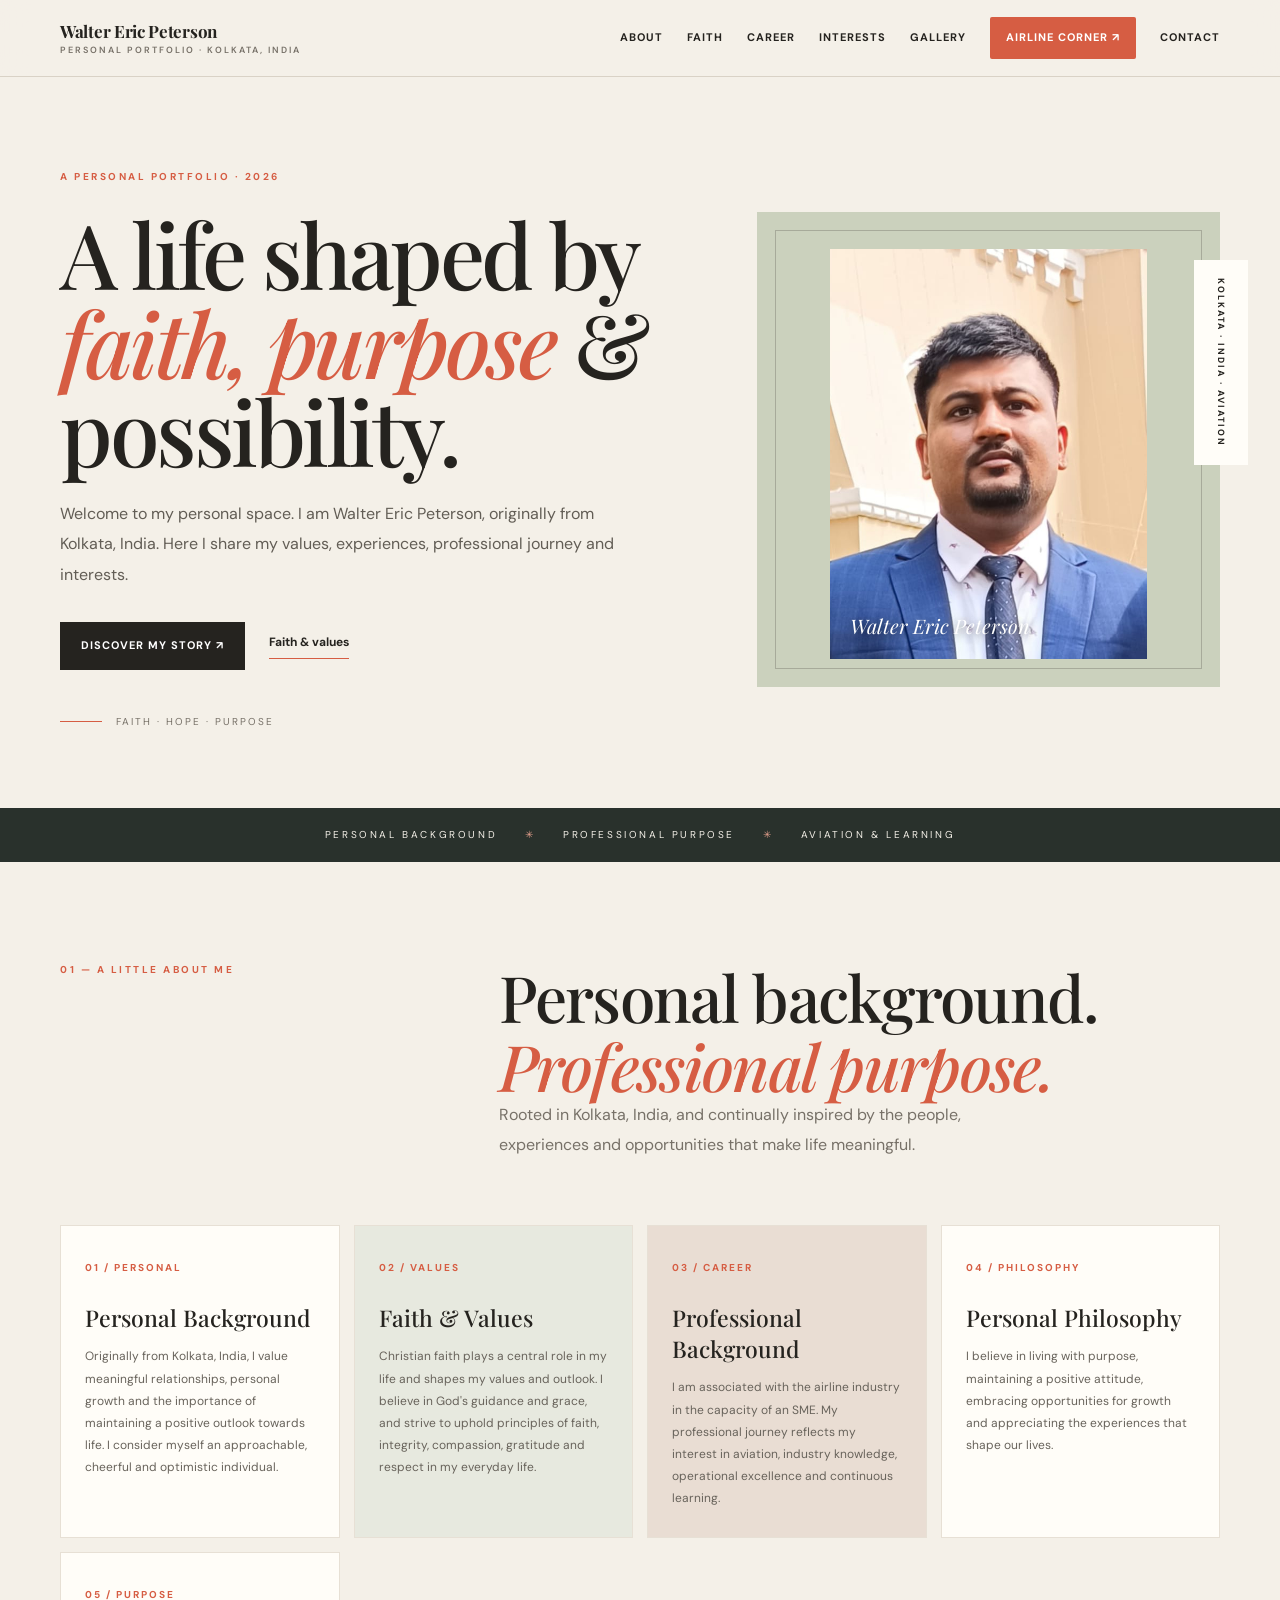
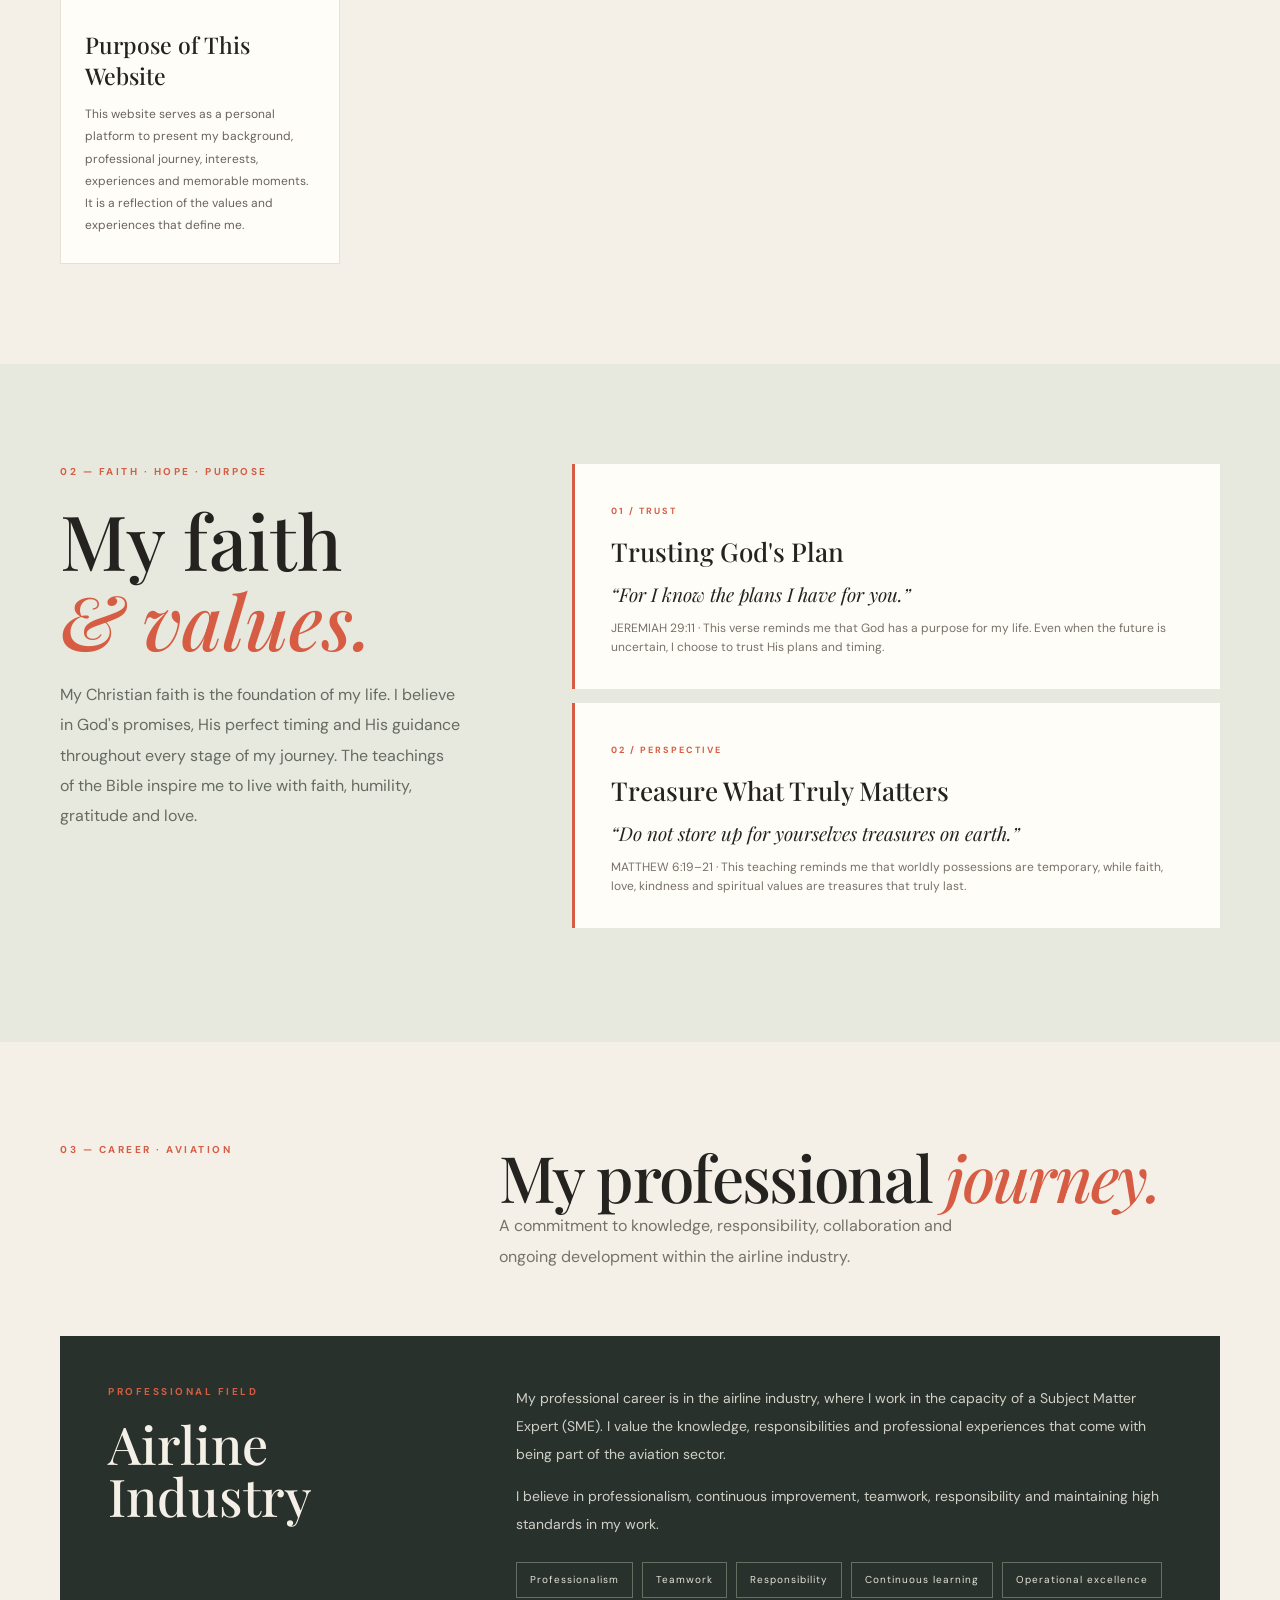
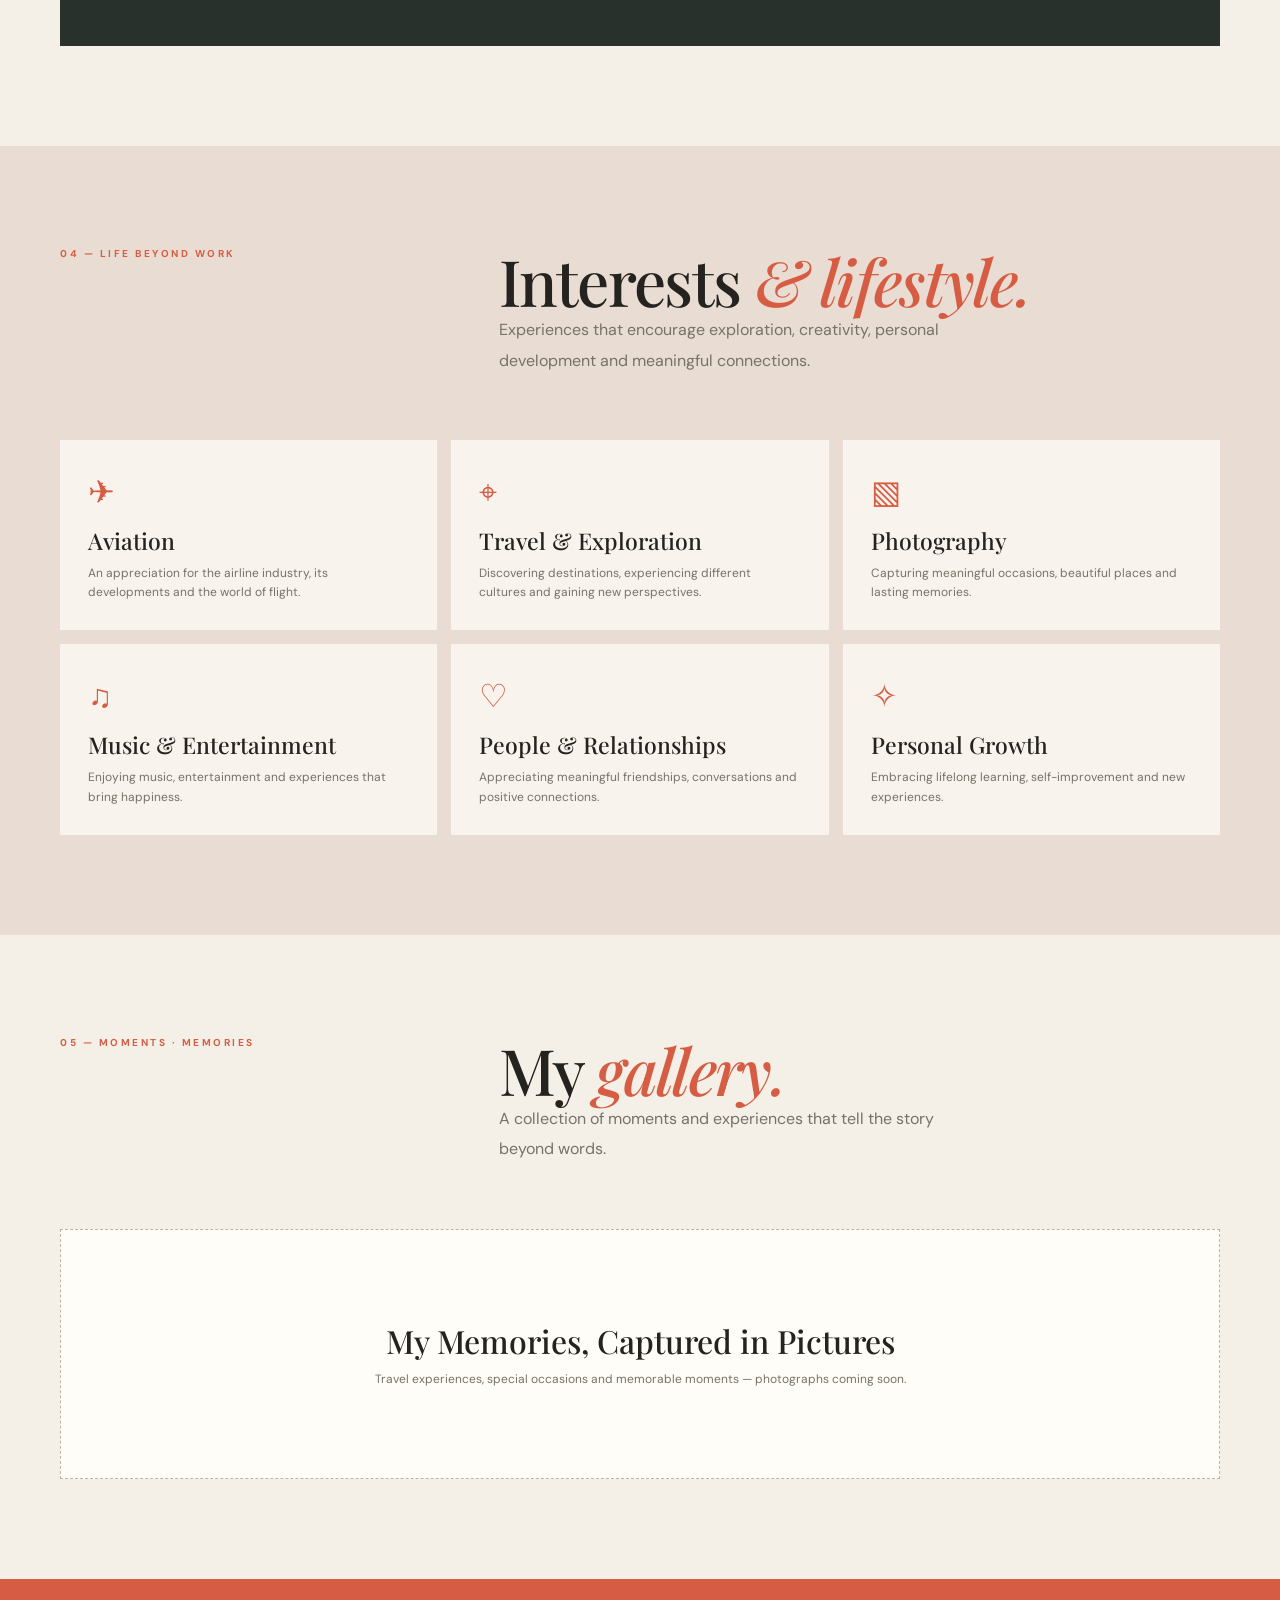
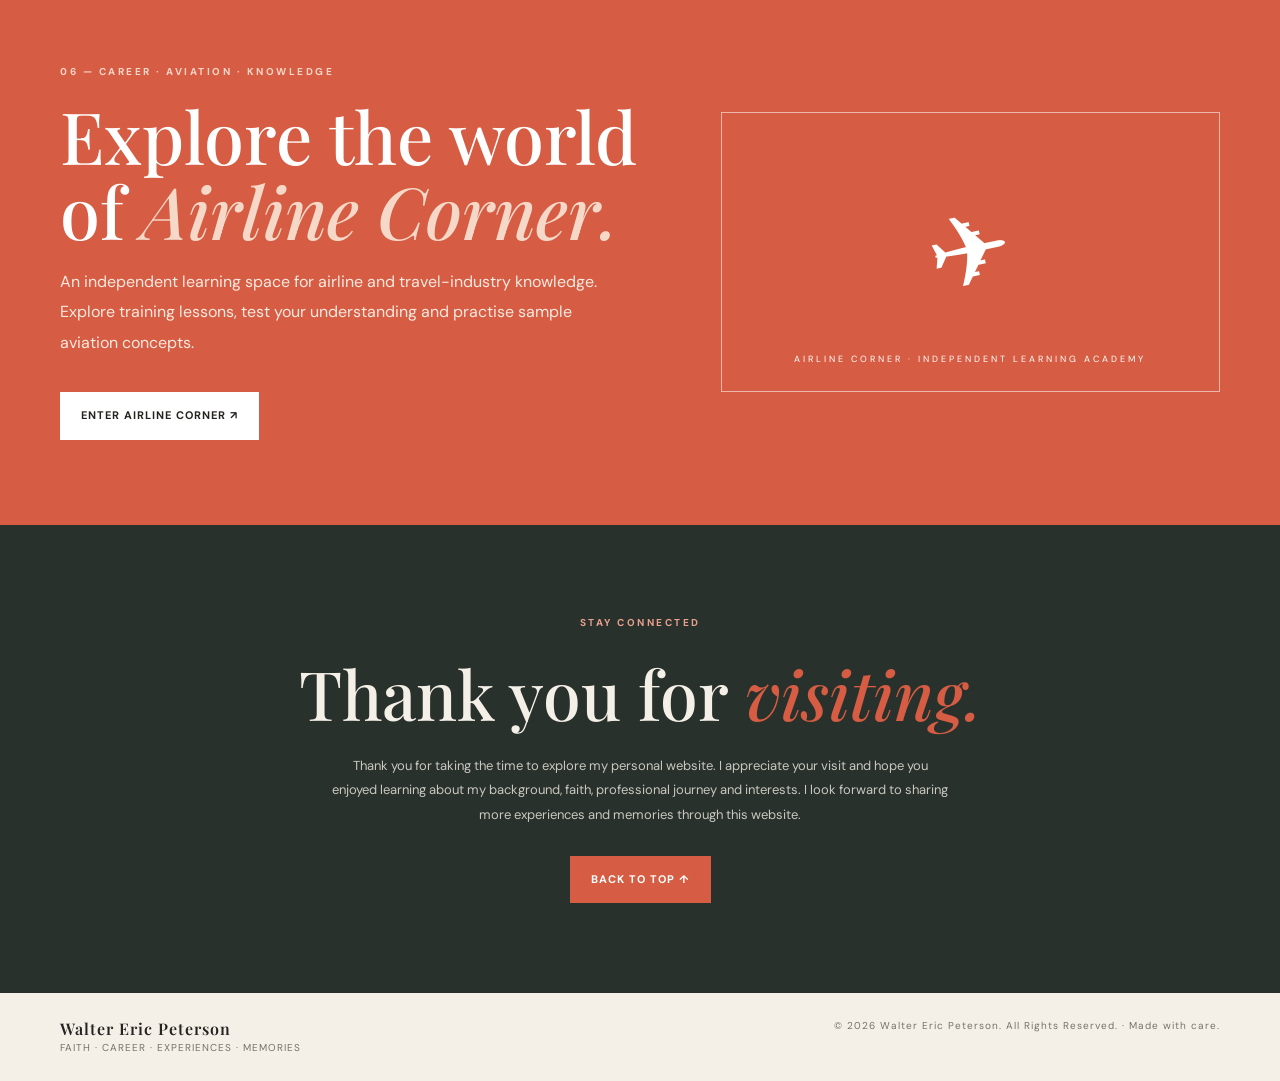
<file: index.html>
<!DOCTYPE html>
<html lang="en">
<head>
<meta charset="UTF-8">
<meta name="viewport" content="width=device-width, initial-scale=1.0">
<meta name="description" content="Walter Eric Peterson — personal portfolio, faith, career, interests and Airline Corner.">
<title>Walter Eric Peterson | Personal Portfolio</title>
<link rel="preconnect" href="https://fonts.googleapis.com">
<link rel="preconnect" href="https://fonts.gstatic.com" crossorigin>
<link href="https://fonts.googleapis.com/css2?family=DM+Sans:wght@400;500;600;700&family=Playfair+Display:ital,wght@0,500;0,600;0,700;1,500;1,600&display=swap" rel="stylesheet">
<link rel="stylesheet" href="style.css">
</head>
<body>

<header class="topbar">
  <div class="wrap nav">
    <a class="brand" href="#home">
      Walter Eric Peterson
      <small>PERSONAL PORTFOLIO · KOLKATA, INDIA</small>
    </a>
    <button class="menu-toggle" id="menuToggle" aria-label="Toggle navigation" aria-expanded="false">☰</button>
    <nav class="links" id="mainNav">
      <a href="#about">About</a>
      <a href="#faith">Faith</a>
      <a href="#career">Career</a>
      <a href="#interests">Interests</a>
      <a href="#gallery">Gallery</a>
      <a class="pill" href="#airline">Airline Corner ↗</a>
      <a href="#contact">Contact</a>
    </nav>
  </div>
</header>

<main id="home">

<section class="hero">
  <div class="wrap hero-grid">
    <div>
      <div class="eyebrow">A PERSONAL PORTFOLIO · 2026</div>
      <h1>A life shaped by <em>faith, purpose</em> & possibility.</h1>
      <p class="intro">
        Welcome to my personal space. I am Walter Eric Peterson,
        originally from Kolkata, India. Here I share my values,
        experiences, professional journey and interests.
      </p>
      <div class="actions">
        <a class="btn" href="#about">Discover my story ↗</a>
        <a class="underlink" href="#faith">Faith & values</a>
      </div>
      <div class="hero-foot">Faith · Hope · Purpose</div>
    </div>

    <div class="hero-art">
      <div class="portrait">
        <img class="portrait-photo" src="walter.png.jpg" alt="Walter Eric Peterson">
        <div class="portrait-label">Walter Eric Peterson</div>
      </div>
      <div class="art-note">KOLKATA · INDIA · AVIATION</div>
    </div>
  </div>
</section>

<div class="ticker">
  PERSONAL BACKGROUND <span>✳</span>
  PROFESSIONAL PURPOSE <span>✳</span>
  AVIATION & LEARNING
</div>

<section class="section" id="about">
  <div class="wrap">
    <div class="section-head">
      <div class="eyebrow">01 — A LITTLE ABOUT ME</div>
      <div>
        <h2>Personal background.<br><em>Professional purpose.</em></h2>
        <p>Rooted in Kolkata, India, and continually inspired by the people, experiences and opportunities that make life meaningful.</p>
      </div>
    </div>

    <div class="about-grid">
      <article class="tile">
        <span class="num">01 / PERSONAL</span>
        <h3>Personal Background</h3>
        <p>Originally from Kolkata, India, I value meaningful relationships, personal growth and the importance of maintaining a positive outlook towards life. I consider myself an approachable, cheerful and optimistic individual.</p>
      </article>

      <article class="tile">
        <span class="num">02 / VALUES</span>
        <h3>Faith & Values</h3>
        <p>Christian faith plays a central role in my life and shapes my values and outlook. I believe in God's guidance and grace, and strive to uphold principles of faith, integrity, compassion, gratitude and respect in my everyday life.</p>
      </article>

      <article class="tile">
        <span class="num">03 / CAREER</span>
        <h3>Professional Background</h3>
        <p>I am associated with the airline industry in the capacity of an SME. My professional journey reflects my interest in aviation, industry knowledge, operational excellence and continuous learning.</p>
      </article>

      <article class="tile">
        <span class="num">04 / PHILOSOPHY</span>
        <h3>Personal Philosophy</h3>
        <p>I believe in living with purpose, maintaining a positive attitude, embracing opportunities for growth and appreciating the experiences that shape our lives.</p>
      </article>

      <article class="tile">
        <span class="num">05 / PURPOSE</span>
        <h3>Purpose of This Website</h3>
        <p>This website serves as a personal platform to present my background, professional journey, interests, experiences and memorable moments. It is a reflection of the values and experiences that define me.</p>
      </article>
    </div>
  </div>
</section>

<section class="section faith" id="faith">
  <div class="wrap faith-grid">
    <div>
      <div class="eyebrow">02 — FAITH · HOPE · PURPOSE</div>
      <h2>My faith<br><em>& values.</em></h2>
      <p class="faith-intro">
        My Christian faith is the foundation of my life. I believe in God's promises, His perfect timing and His guidance throughout every stage of my journey. The teachings of the Bible inspire me to live with faith, humility, gratitude and love.
      </p>
    </div>

    <div>
      <article class="verse">
        <small>01 / TRUST</small>
        <h3>Trusting God's Plan</h3>
        <blockquote>“For I know the plans I have for you.”</blockquote>
        <p>JEREMIAH 29:11 · This verse reminds me that God has a purpose for my life. Even when the future is uncertain, I choose to trust His plans and timing.</p>
      </article>

      <article class="verse">
        <small>02 / PERSPECTIVE</small>
        <h3>Treasure What Truly Matters</h3>
        <blockquote>“Do not store up for yourselves treasures on earth.”</blockquote>
        <p>MATTHEW 6:19–21 · This teaching reminds me that worldly possessions are temporary, while faith, love, kindness and spiritual values are treasures that truly last.</p>
      </article>
    </div>
  </div>
</section>

<section class="section" id="career">
  <div class="wrap">
    <div class="section-head">
      <div class="eyebrow">03 — CAREER · AVIATION</div>
      <div>
        <h2>My professional <em>journey.</em></h2>
        <p>A commitment to knowledge, responsibility, collaboration and ongoing development within the airline industry.</p>
      </div>
    </div>

    <div class="career-panel">
      <div>
        <div class="eyebrow">PROFESSIONAL FIELD</div>
        <h3>Airline<br>Industry</h3>
      </div>

      <div>
        <p>My professional career is in the airline industry, where I work in the capacity of a Subject Matter Expert (SME). I value the knowledge, responsibilities and professional experiences that come with being part of the aviation sector.</p>
        <p>I believe in professionalism, continuous improvement, teamwork, responsibility and maintaining high standards in my work.</p>
        <div class="tags">
          <span>Professionalism</span>
          <span>Teamwork</span>
          <span>Responsibility</span>
          <span>Continuous learning</span>
          <span>Operational excellence</span>
        </div>
      </div>
    </div>
  </div>
</section>

<section class="section interests" id="interests">
  <div class="wrap">
    <div class="section-head">
      <div class="eyebrow">04 — LIFE BEYOND WORK</div>
      <div>
        <h2>Interests <em>& lifestyle.</em></h2>
        <p>Experiences that encourage exploration, creativity, personal development and meaningful connections.</p>
      </div>
    </div>

    <div class="interest-grid">
      <article class="interest">
        <b>✈</b>
        <h3>Aviation</h3>
        <p>An appreciation for the airline industry, its developments and the world of flight.</p>
      </article>

      <article class="interest">
        <b>⌖</b>
        <h3>Travel & Exploration</h3>
        <p>Discovering destinations, experiencing different cultures and gaining new perspectives.</p>
      </article>

      <article class="interest">
        <b>▧</b>
        <h3>Photography</h3>
        <p>Capturing meaningful occasions, beautiful places and lasting memories.</p>
      </article>

      <article class="interest">
        <b>♫</b>
        <h3>Music & Entertainment</h3>
        <p>Enjoying music, entertainment and experiences that bring happiness.</p>
      </article>

      <article class="interest">
        <b>♡</b>
        <h3>People & Relationships</h3>
        <p>Appreciating meaningful friendships, conversations and positive connections.</p>
      </article>

      <article class="interest">
        <b>✧</b>
        <h3>Personal Growth</h3>
        <p>Embracing lifelong learning, self-improvement and new experiences.</p>
      </article>
    </div>
  </div>
</section>

<section class="section" id="gallery">
  <div class="wrap">
    <div class="section-head">
      <div class="eyebrow">05 — MOMENTS · MEMORIES</div>
      <div>
        <h2>My <em>gallery.</em></h2>
        <p>A collection of moments and experiences that tell the story beyond words.</p>
      </div>
    </div>

    <div class="gallery-box">
      <div>
        <h3>My Memories, Captured in Pictures</h3>
        <p>Travel experiences, special occasions and memorable moments — photographs coming soon.</p>
      </div>
    </div>
  </div>
</section>

<section class="academy" id="airline">
  <div class="wrap academy-grid">
    <div>
      <div class="eyebrow" style="color:#f8d6c9">
        06 — CAREER · AVIATION · KNOWLEDGE
      </div>
      <h2>Explore the world of <em>Airline Corner.</em></h2>
      <p>An independent learning space for airline and travel-industry knowledge. Explore training lessons, test your understanding and practise sample aviation concepts.</p>
      <a class="btn" href="airline-corner.html">Enter Airline Corner ↗</a>
    </div>

    <div class="academy-visual">
      <div class="plane">✈</div>
      <small>AIRLINE CORNER · INDEPENDENT LEARNING ACADEMY</small>
    </div>
  </div>
</section>

<section class="contact" id="contact">
  <div class="wrap">
    <div class="eyebrow" style="color:#e9a08d">STAY CONNECTED</div>
    <h2>Thank you for <em>visiting.</em></h2>
    <p>Thank you for taking the time to explore my personal website. I appreciate your visit and hope you enjoyed learning about my background, faith, professional journey and interests. I look forward to sharing more experiences and memories through this website.</p>
    <a class="btn" href="#home">Back to top ↑</a>
  </div>
</section>

</main>

<footer>
  <div class="wrap footer">
    <div>
      <strong>Walter Eric Peterson</strong>
      <div>FAITH · CAREER · EXPERIENCES · MEMORIES</div>
    </div>
    <div>© 2026 Walter Eric Peterson. All Rights Reserved. · Made with care.</div>
  </div>
</footer>

<script src="script.js"></script>
</body>
</html>
</file>
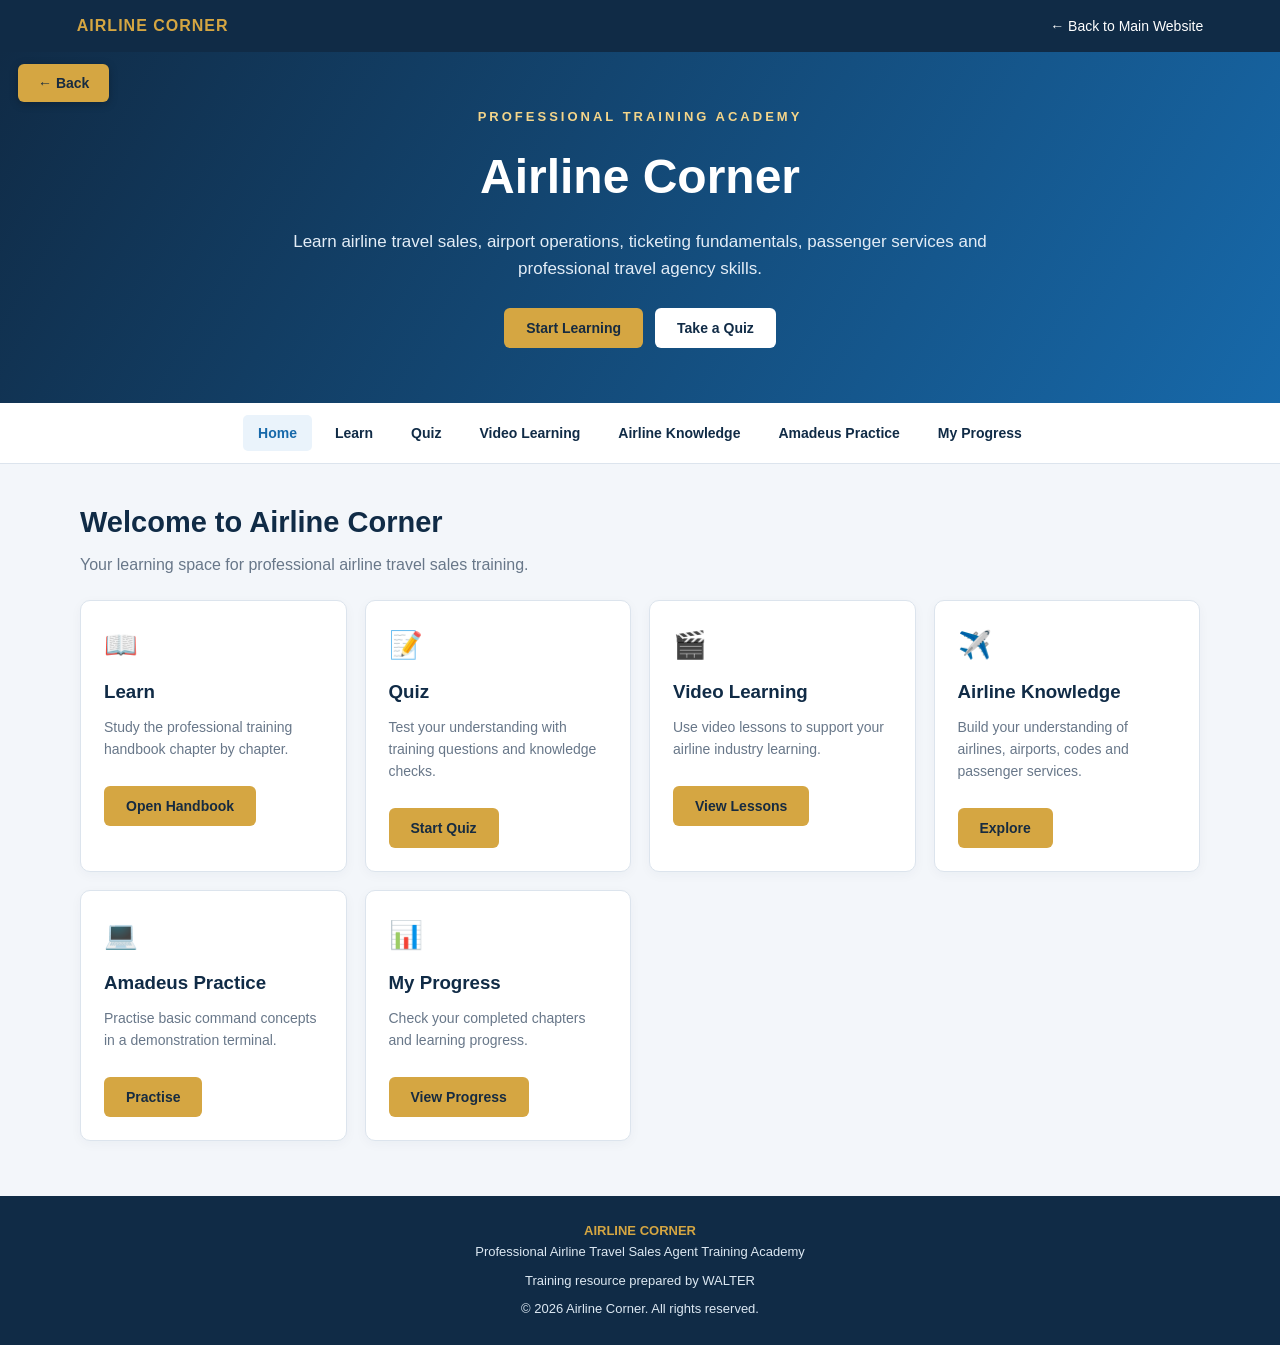
<file: airline-corner.html>
<!DOCTYPE html>
<html lang="en">
<head>
  <meta charset="UTF-8">
  <meta name="viewport" content="width=device-width, initial-scale=1.0">
  <meta name="description" content="Airline Corner - Professional Airline Travel Sales Agent Training Academy">
  <title>Airline Corner | Professional Training Academy</title>

  <style>
    * {
      box-sizing: border-box;
      margin: 0;
      padding: 0;
    }

    :root {
      --navy: #102b46;
      --blue: #1769aa;
      --light-blue: #eaf3fb;
      --gold: #d5a642;
      --text: #253447;
      --muted: #687789;
      --white: #ffffff;
      --background: #f3f6fa;
      --border: #dce4ed;
    }

    body {
      font-family: Arial, Helvetica, sans-serif;
      background: var(--background);
      color: var(--text);
      line-height: 1.6;
    }

    a {
      color: inherit;
      text-decoration: none;
    }

    .topbar {
      background: var(--navy);
      color: white;
      padding: 13px 6%;
      display: flex;
      justify-content: space-between;
      align-items: center;
      flex-wrap: wrap;
      gap: 10px;
    }

    .topbar strong {
      color: var(--gold);
      letter-spacing: 1px;
    }

    .topbar a {
      font-size: 14px;
      color: white;
    }

    .hero {
      background: linear-gradient(120deg, #102b46, #1769aa);
      color: white;
      padding: 55px 7%;
      text-align: center;
    }

    .hero .eyebrow {
      color: #f4d58a;
      font-size: 13px;
      font-weight: bold;
      letter-spacing: 3px;
      text-transform: uppercase;
    }

    .hero h1 {
      font-size: clamp(32px, 5vw, 48px);
      margin: 12px 0;
    }

    .hero p {
      max-width: 760px;
      margin: 0 auto;
      color: #e3edf7;
      font-size: 17px;
    }

    .hero-buttons {
      margin-top: 25px;
      display: flex;
      justify-content: center;
      flex-wrap: wrap;
      gap: 12px;
    }

    .btn {
      border: none;
      border-radius: 6px;
      padding: 12px 22px;
      cursor: pointer;
      font-weight: bold;
      display: inline-block;
      font-size: 14px;
    }

    .btn-gold {
      background: var(--gold);
      color: #172b40;
    }

    .btn-white {
      background: white;
      color: var(--navy);
    }

    .navigation {
      background: white;
      padding: 12px 5%;
      display: flex;
      justify-content: center;
      flex-wrap: wrap;
      gap: 8px;
      border-bottom: 1px solid var(--border);
      position: sticky;
      top: 0;
      z-index: 20;
    }

    .navigation button {
      background: transparent;
      border: none;
      color: var(--navy);
      padding: 10px 15px;
      border-radius: 5px;
      cursor: pointer;
      font-weight: bold;
      font-size: 14px;
    }

    .navigation button:hover,
    .navigation button.active {
      background: var(--light-blue);
      color: var(--blue);
    }

    .container {
      width: min(1120px, 92%);
      margin: 35px auto;
    }

    .section {
      display: none;
      scroll-margin-top: 80px;
    }

    .section.active {
      display: block;
    }

    .section-heading {
      margin-bottom: 22px;
    }

    .section-heading h2 {
      color: var(--navy);
      font-size: 29px;
      margin-bottom: 7px;
    }

    .section-heading p {
      color: var(--muted);
    }

    .card-grid {
      display: grid;
      grid-template-columns: repeat(auto-fit, minmax(230px, 1fr));
      gap: 18px;
    }

    .card {
      background: white;
      border: 1px solid var(--border);
      border-radius: 10px;
      padding: 23px;
      box-shadow: 0 3px 12px rgba(20, 45, 70, 0.04);
    }

    .card h3 {
      color: var(--navy);
      margin-bottom: 9px;
    }

    .card p {
      color: var(--muted);
      font-size: 14px;
    }

    .card-icon {
      font-size: 27px;
      margin-bottom: 10px;
    }

    .book-layout {
      display: grid;
      grid-template-columns: 270px minmax(0, 1fr);
      gap: 20px;
      align-items: start;
    }

    .book-sidebar,
    .book-reader {
      background: white;
      border: 1px solid var(--border);
      border-radius: 10px;
      overflow: hidden;
    }

    .book-sidebar h3 {
      background: var(--navy);
      color: white;
      padding: 17px;
    }

    #bookContentsList {
      padding: 10px;
    }

    #bookContentsList button {
      width: 100%;
      display: block;
      text-align: left;
      background: transparent;
      border: none;
      border-radius: 5px;
      padding: 10px;
      margin-bottom: 4px;
      cursor: pointer;
      color: var(--text);
      font-size: 13px;
    }

    #bookContentsList button:hover,
    #bookContentsList button.active {
      background: var(--light-blue);
      color: var(--blue);
      font-weight: bold;
    }

    .book-reader {
      min-height: 500px;
      padding: 25px;
    }

    .book-cover {
      min-height: 420px;
      background: linear-gradient(145deg, #102b46, #1b5787);
      color: white;
      border-radius: 8px;
      padding: 45px 25px;
      text-align: center;
      display: flex;
      flex-direction: column;
      justify-content: center;
      align-items: center;
    }

    .book-cover .cover-label {
      color: #f4d58a;
      letter-spacing: 3px;
      font-size: 12px;
      font-weight: bold;
    }

    .book-cover h2 {
      font-size: 30px;
      margin: 20px 0;
    }

    .book-cover p {
      color: #e1eaf4;
    }

    .book-cover .cover-line {
      width: 90px;
      height: 3px;
      background: var(--gold);
      margin: 20px auto;
    }

    #bookPage {
      display: none;
      color: var(--text);
    }

    #bookPage h2 {
      color: var(--navy);
      margin-bottom: 16px;
    }

    #bookPage h3 {
      color: var(--blue);
      margin: 20px 0 8px;
    }

    #bookPage p,
    #bookPage li {
      margin-bottom: 10px;
    }

    #bookPage ul,
    #bookPage ol {
      padding-left: 23px;
    }

    .book-toolbar {
      display: flex;
      justify-content: space-between;
      align-items: center;
      flex-wrap: wrap;
      gap: 10px;
      margin-bottom: 20px;
    }

    .book-toolbar span {
      color: var(--muted);
      font-size: 13px;
    }

    .book-navigation {
      display: flex;
      justify-content: space-between;
      gap: 10px;
      margin-top: 25px;
      padding-top: 18px;
      border-top: 1px solid var(--border);
    }

    .book-navigation button {
      background: var(--navy);
      color: white;
      border: none;
      border-radius: 5px;
      padding: 10px 17px;
      cursor: pointer;
    }

    .book-navigation button:disabled {
      opacity: 0.4;
      cursor: not-allowed;
    }

    .progress-track {
      height: 9px;
      background: #e6edf4;
      border-radius: 10px;
      overflow: hidden;
      margin: 10px 0;
    }

    .progress-fill {
      height: 100%;
      width: 0%;
      background: var(--blue);
      transition: width 0.3s;
    }

    .notice {
      background: #fff8e8;
      border-left: 4px solid var(--gold);
      padding: 15px;
      margin: 18px 0;
      border-radius: 5px;
      color: #604b20;
      font-size: 14px;
    }

    .practice-terminal {
      background: #101c29;
      color: #8df5a7;
      padding: 22px;
      border-radius: 8px;
      font-family: Consolas, monospace;
      margin-top: 18px;
    }

    .practice-terminal input {
      width: 100%;
      padding: 12px;
      margin-top: 14px;
      background: #1d2d3d;
      color: white;
      border: 1px solid #526779;
      border-radius: 5px;
      font-family: Consolas, monospace;
    }

    #terminalOutput {
      white-space: pre-wrap;
      margin-top: 15px;
      color: #d7e5ef;
      min-height: 50px;
    }

    .footer {
      margin-top: 55px;
      padding: 25px 6%;
      background: var(--navy);
      color: #dce8f2;
      text-align: center;
      font-size: 13px;
    }

    .footer strong {
      color: var(--gold);
    }

    @media (max-width: 760px) {
      .book-layout {
        grid-template-columns: 1fr;
      }

      .book-sidebar {
        max-height: 300px;
        overflow-y: auto;
      }

      .hero {
        padding: 40px 5%;
      }

      .navigation {
        position: static;
      }

      .book-reader {
        padding: 16px;
      }
    }
  </style>
</head>

<body>

  <div class="topbar">
    <strong>AIRLINE CORNER</strong>
    <a href="index.html">← Back to Main Website</a>
  </div>

  <header class="hero">
    <div class="eyebrow">Professional Training Academy</div>
    <h1>Airline Corner</h1>
    <p>
      Learn airline travel sales, airport operations, ticketing fundamentals,
      passenger services and professional travel agency skills.
    </p>

    <div class="hero-buttons">
      <button class="btn btn-gold" onclick="showSection('learn')">
        Start Learning
      </button>
      <button class="btn btn-white" onclick="showSection('quiz')">
        Take a Quiz
      </button>
    </div>
  </header>

  <nav class="navigation">
    <button class="active" onclick="showSection('home', this)">Home</button>
    <button onclick="showSection('learn', this)">Learn</button>
    <button onclick="showSection('quiz', this)">Quiz</button>
    <button onclick="showSection('videos', this)">Video Learning</button>
    <button onclick="showSection('knowledge', this)">Airline Knowledge</button>
    <button onclick="showSection('amadeus', this)">Amadeus Practice</button>
    <button onclick="showSection('progress', this)">My Progress</button>
  </nav>

  <main class="container">

    <!-- HOME -->
    <section id="home" class="section active">
      <div class="section-heading">
        <h2>Welcome to Airline Corner</h2>
        <p>Your learning space for professional airline travel sales training.</p>
      </div>

      <div class="card-grid">
        <div class="card">
          <div class="card-icon">📖</div>
          <h3>Learn</h3>
          <p>Study the professional training handbook chapter by chapter.</p>
          <br>
          <button class="btn btn-gold" onclick="showSection('learn')">Open Handbook</button>
        </div>

        <div class="card">
          <div class="card-icon">📝</div>
          <h3>Quiz</h3>
          <p>Test your understanding with training questions and knowledge checks.</p>
          <br>
          <button class="btn btn-gold" onclick="showSection('quiz')">Start Quiz</button>
        </div>

        <div class="card">
          <div class="card-icon">🎬</div>
          <h3>Video Learning</h3>
          <p>Use video lessons to support your airline industry learning.</p>
          <br>
          <button class="btn btn-gold" onclick="showSection('videos')">View Lessons</button>
        </div>

        <div class="card">
          <div class="card-icon">✈️</div>
          <h3>Airline Knowledge</h3>
          <p>Build your understanding of airlines, airports, codes and passenger services.</p>
          <br>
          <button class="btn btn-gold" onclick="showSection('knowledge')">Explore</button>
        </div>

        <div class="card">
          <div class="card-icon">💻</div>
          <h3>Amadeus Practice</h3>
          <p>Practise basic command concepts in a demonstration terminal.</p>
          <br>
          <button class="btn btn-gold" onclick="showSection('amadeus')">Practise</button>
        </div>

        <div class="card">
          <div class="card-icon">📊</div>
          <h3>My Progress</h3>
          <p>Check your completed chapters and learning progress.</p>
          <br>
          <button class="btn btn-gold" onclick="showSection('progress')">View Progress</button>
        </div>
      </div>
    </section>

    <!-- LEARN -->
    <section id="learn" class="section">
      <div class="section-heading">
        <h2>Professional Training Handbook</h2>
        <p>Read each chapter carefully and complete the chapters in sequence.</p>
      </div>

      <div class="notice">
        This handbook is a training resource. Airline policies, fare rules,
        baggage allowances and passenger regulations can change. Always verify
        current requirements with the airline and relevant official authorities.
      </div>

      <div class="book-layout">

        <aside class="book-sidebar" id="bookContents">
          <h3>Contents</h3>
          <div id="bookContentsList">
            <p style="padding:12px;font-size:13px;color:#687789;">
              Loading handbook contents...
            </p>
          </div>
        </aside>

        <div class="book-reader">

          <div class="book-toolbar">
            <span id="bookChapterLabel">AIRLINE CORNER HANDBOOK</span>
            <span id="bookReadingLabel">Your learning journey</span>
          </div>

          <div id="bookCover" class="book-cover">
            <div class="cover-label">PROFESSIONAL TRAINING HANDBOOK</div>
            <h2>THE AIRLINE TRAVEL SALES AGENT</h2>
            <div class="cover-line"></div>
            <p>USA &amp; Canada Professional Training</p>
            <p style="margin-top:12px;">Updated Learning Edition | November 2026</p>
            <p style="margin-top:35px;color:#f4d58a;">Trainer: WALTER</p>
            <button class="btn btn-gold" id="bookStartButton" style="margin-top:25px;">
              Start Reading
            </button>
          </div>

          <div id="bookPage">
            <!-- Chapter content is supplied by training-book.js -->
          </div>

          <div class="book-navigation">
            <button id="bookPrev" type="button" disabled>← Previous</button>
            <button id="bookContentsButton" type="button">Contents</button>
            <button id="bookNext" type="button">Next →</button>
          </div>

          <div style="margin-top:18px;">
            <span id="bookCompleteLabel" style="font-size:13px;color:#687789;">
              Chapter completion will appear here.
            </span>
            <div class="progress-track">
              <div class="progress-fill" id="bookProgressFill"></div>
            </div>
          </div>

          <button id="bookHomeButton" type="button" style="display:none;">
            Back to Cover
          </button>

        </div>
      </div>
    </section>

    <!-- QUIZ -->
    <section id="quiz" class="section">
      <div class="section-heading">
        <h2>Knowledge Check &amp; Quiz</h2>
        <p>Test your understanding of airline travel and passenger services.</p>
      </div>

      <div class="card">
        <h3>Training Question Bank</h3>
        <p>
          Your existing training question bank is loaded separately from this page.
          We will connect the quiz interface to its question format in the next step.
        </p>
        <div class="notice" id="quizStatus">
          Checking the question bank...
        </div>
        <p>Use the handbook to prepare before attempting your knowledge checks.</p>
      </div>
    </section>

    <!-- VIDEO LEARNING -->
    <section id="videos" class="section">
      <div class="section-heading">
        <h2>Video Learning</h2>
        <p>Video lessons will support the subjects covered in the handbook.</p>
      </div>

      <div class="card-grid">
        <div class="card">
          <div class="card-icon">✈️</div>
          <h3>Aircraft Basics</h3>
          <p>Learn about aircraft types, manufacturers and basic aircraft terminology.</p>
        </div>

        <div class="card">
          <div class="card-icon">🌍</div>
          <h3>Airline Geography</h3>
          <p>Understand airport locations, international routes and time zones.</p>
        </div>

        <div class="card">
          <div class="card-icon">🎫</div>
          <h3>Ticketing Fundamentals</h3>
          <p>Learn the basic concepts of airline tickets, fare rules and ticket changes.</p>
        </div>

        <div class="card">
          <div class="card-icon">💻</div>
          <h3>Reservation Systems</h3>
          <p>Understand the purpose of reservation systems and practice concepts.</p>
        </div>
      </div>
    </section>

    <!-- AIRLINE KNOWLEDGE -->
    <section id="knowledge" class="section">
      <div class="section-heading">
        <h2>Airline Knowledge Centre</h2>
        <p>Essential reference subjects for a professional airline travel sales agent.</p>
      </div>

      <div class="card-grid">
        <div class="card">
          <h3>Aircraft Manufacturers</h3>
          <p>Airbus, Boeing and other aircraft manufacturers.</p>
        </div>

        <div class="card">
          <h3>Airline Codes</h3>
          <p>IATA airline designators and airline identification.</p>
        </div>

        <div class="card">
          <h3>Airport Codes</h3>
          <p>Three-letter airport codes and how to read them.</p>
        </div>

        <div class="card">
          <h3>USA &amp; Canada</h3>
          <p>Geography, major cities, airports and time zones.</p>
        </div>

        <div class="card">
          <h3>Passenger Services</h3>
          <p>Baggage, pets, special assistance and unaccompanied minors.</p>
        </div>

        <div class="card">
          <h3>Ticket Changes</h3>
          <p>Refunds, cancellations, exchanges and travel credits.</p>
        </div>
      </div>
    </section>

    <!-- AMADEUS PRACTICE -->
    <section id="amadeus" class="section">
      <div class="section-heading">
        <h2>Amadeus Practice Terminal</h2>
        <p>Learn the concepts behind reservation-system commands.</p>
      </div>

      <div class="notice">
        This is a simulated training area only. It is not connected to Amadeus,
        airline inventory, live reservations or ticketing systems. Do not enter
        real passenger details or payment information.
      </div>

      <div class="card">
        <h3>Practice Command Area</h3>
        <p>Enter HELP to view the available demonstration commands.</p>

        <div class="practice-terminal">
          <div>WELCOME TO AIRLINE CORNER TRAINING TERMINAL</div>
          <div>SIMULATION MODE - NOT A LIVE RESERVATION SYSTEM</div>
          <input
            type="text"
            id="terminalCommand"
            placeholder="Enter a practice command..."
            autocomplete="off"
          >
          <button class="btn btn-gold" id="terminalSubmit" style="margin-top:12px;">
            Execute Practice Command
          </button>
          <div id="terminalOutput">Type HELP and press Execute to begin.</div>
        </div>
      </div>
    </section>

    <!-- MY PROGRESS -->
    <section id="progress" class="section">
      <div class="section-heading">
        <h2>My Learning Progress</h2>
        <p>Track your progress through the professional training handbook.</p>
      </div>

      <div class="card">
        <h3>Handbook Completion</h3>
        <p id="progressSummary">Your completed chapters will appear here.</p>
        <div class="progress-track">
          <div class="progress-fill" id="overallProgressFill"></div>
        </div>
        <p id="overallProgressText">0% completed</p>
      </div>
    </section>

  </main>

  <footer class="footer">
    <p><strong>AIRLINE CORNER</strong></p>
    <p>Professional Airline Travel Sales Agent Training Academy</p>
    <p style="margin-top:8px;">Training resource prepared by WALTER</p>
    <p style="margin-top:8px;">© 2026 Airline Corner. All rights reserved.</p>
  </footer>

  <script>
    function showSection(sectionId, clickedButton) {
      document.querySelectorAll(".section").forEach(function(section) {
        section.classList.remove("active");
      });

      var selected = document.getElementById(sectionId);

      if (selected) {
        selected.classList.add("active");
      }

      document.querySelectorAll(".navigation button").forEach(function(button) {
        button.classList.remove("active");
      });

      if (clickedButton) {
        clickedButton.classList.add("active");
      } else {
        document.querySelectorAll(".navigation button").forEach(function(button) {
          if (button.getAttribute("onclick").includes("'" + sectionId + "'")) {
            button.classList.add("active");
          }
        });
      }

      window.scrollTo({ top: 0, behavior: "smooth" });
    }

    // Demonstration terminal only - no live Amadeus connection.
    function runPracticeCommand() {
      var input = document.getElementById("terminalCommand");
      var output = document.getElementById("terminalOutput");
      var command = input.value.trim().toUpperCase();

      if (!command) {
        output.textContent = "Please enter a practice command.";
        return;
      }

      var responses = {
        "HELP":
          "AVAILABLE TRAINING COMMANDS\n\n" +
          "HELP - Display this help message\n" +
          "INFO - Display terminal information\n" +
          "IATA - Explain IATA airport codes\n" +
          "AIRLINE - Explain airline codes\n" +
          "CLEAR - Clear the output area\n\n" +
          "This is a learning simulation, not a live GDS.",

        "INFO":
          "AIRLINE CORNER TRAINING TERMINAL\n" +
          "Mode: Demonstration\n" +
          "Connection: Offline simulation\n" +
          "Live booking: Not available",

        "IATA":
          "IATA airport codes are commonly three-letter identifiers.\n" +
          "Examples:\n" +
          "JFK - New York John F. Kennedy\n" +
          "YYZ - Toronto Pearson\n" +
          "LHR - London Heathrow\n" +
          "CCU - Kolkata",

        "AIRLINE":
          "Airline designator codes are used to identify airlines.\n" +
          "Examples:\n" +
          "AI - Air India\n" +
          "AC - Air Canada\n" +
          "AA - American Airlines\n\n" +
          "Always verify airline codes using current industry references.",

        "CLEAR": ""
      };

      output.textContent = responses[command] ||
        "Command not recognised in this training simulation.\nType HELP to see available commands.";

      if (command === "CLEAR") {
        input.value = "";
      }
    }

    document.getElementById("terminalSubmit").addEventListener("click", runPracticeCommand);

    document.getElementById("terminalCommand").addEventListener("keydown", function(event) {
      if (event.key === "Enter") {
        runPracticeCommand();
      }
    });

    // Check that the question bank has loaded.
    document.addEventListener("DOMContentLoaded", function() {
      var status = document.getElementById("quizStatus");

      if (window.AIRLINE_QUESTION_BANK) {
        status.textContent = "Question bank loaded successfully. The quiz interface will be connected next.";
      } else {
        status.textContent = "Question bank not detected. Please check that training-question-bank.js is in the repository.";
      }
    });
  </script>

<!-- AIRLINE CORNER TRAINING SYSTEMS -->
<script src="training-question-bank.js"></script>
<script src="training-quiz.js"></script>
<script src="training-60-second-quiz.js"></script>
  <script src="training-airline-code-quiz%20(1).js"></script>
<script src="training-book.js"></script>
<script src="script.js"></script>
  <script src="airline-corner-back-button.js"></script>

</body>
</html>
</file>
<file: style.css>
:root{--paper:#f4f0e8;--white:#fffdf8;--ink:#25231f;--muted:#777168;--line:#d9d2c6;--accent:#d65d43;--sage:#cbd1bd;--dark:#29312c;--serif:'Playfair Display',Georgia,serif;--sans:'DM Sans',Arial,sans-serif}
*{box-sizing:border-box}
html{scroll-behavior:smooth}
body{margin:0;background:var(--paper);color:var(--ink);font-family:var(--sans);line-height:1.6}
a{color:inherit;text-decoration:none}
.wrap{width:min(1160px,calc(100% - 48px));margin:auto}
.topbar{position:sticky;top:0;z-index:20;background:rgba(244,240,232,.94);backdrop-filter:blur(14px);border-bottom:1px solid var(--line)}
.nav{min-height:76px;display:flex;align-items:center;justify-content:space-between;gap:28px}
.brand{font:700 17px var(--serif);letter-spacing:-.3px}
.brand small{display:block;font:600 9px var(--sans);letter-spacing:2px;color:var(--muted);margin-top:2px}
.links{display:flex;align-items:center;gap:24px;font-size:11px;font-weight:700;letter-spacing:1px;text-transform:uppercase}
.links a{transition:color .2s}
.links a:hover{color:var(--accent)}
.links .pill{background:var(--accent);color:white;padding:12px 16px;border-radius:2px}
.hero{padding:92px 0 78px;overflow:hidden}
.hero-grid{display:grid;grid-template-columns:1.15fr .85fr;gap:70px;align-items:center}
.eyebrow{font-size:10px;letter-spacing:2.5px;font-weight:700;text-transform:uppercase;color:var(--accent)}
h1,h2,h3,p{margin-top:0}
h1{font:500 clamp(54px,7vw,94px)/.99 var(--serif);letter-spacing:-3.5px;margin:24px 0}
.hero h1 em,h2 em{color:var(--accent);font-weight:500}
.intro{max-width:570px;color:#625d55;font-size:16px;line-height:1.9}
.actions{display:flex;align-items:center;gap:24px;margin-top:32px}
.btn{display:inline-block;background:var(--ink);color:white;padding:15px 21px;font-size:11px;font-weight:700;letter-spacing:1px;text-transform:uppercase}
.underlink{font-size:12px;font-weight:700;border-bottom:1px solid var(--accent);padding-bottom:5px}
.hero-art{position:relative;min-height:475px;background:var(--sage);padding:28px;display:flex;align-items:end;justify-content:center;isolation:isolate}
.hero-art:before{content:'';position:absolute;inset:18px;border:1px solid rgba(37,35,31,.22);z-index:-1}
.portrait{width:78%;height:410px;background:linear-gradient(145deg,#b4a58f,#e3d7c4 55%,#8b8f7e);position:relative;overflow:hidden;display:flex;align-items:end;justify-content:center}
.portrait:before{content:'';position:absolute;width:210px;height:210px;border-radius:50%;background:#e8d8c3;top:48px;left:calc(50% - 105px)}
.portrait:after{content:'';position:absolute;width:310px;height:300px;border-radius:48% 48% 0 0;background:#454b43;bottom:-100px;left:calc(50% - 155px)}
.portrait-label{position:absolute;bottom:20px;left:20px;z-index:2;color:#fff;font:italic 20px var(--serif)}
.art-note{position:absolute;right:-28px;top:48px;background:var(--white);padding:18px 20px;font-size:9px;letter-spacing:2px;font-weight:700;writing-mode:vertical-rl}
.hero-foot{display:flex;gap:14px;align-items:center;margin-top:44px;color:var(--muted);font-size:10px;letter-spacing:2px;text-transform:uppercase}
.hero-foot:before{content:'';width:42px;height:1px;background:var(--accent)}
.ticker{background:var(--dark);color:#f4f0e8;padding:19px 0;font-size:10px;letter-spacing:2.6px;text-align:center}
.ticker span{color:#e6a08d;margin:0 22px}
.section{padding:100px 0}
.section-head{display:grid;grid-template-columns:.7fr 1.3fr;gap:50px;align-items:start;margin-bottom:48px}
.section-head h2{font:500 clamp(42px,5vw,64px)/1.08 var(--serif);letter-spacing:-1.7px;margin:0}
.section-head p:last-child{max-width:490px;color:var(--muted);line-height:1.9}
.about-grid{display:grid;grid-template-columns:repeat(4,1fr);gap:14px}
.tile{background:var(--white);padding:27px 24px;min-height:245px;border:1px solid #e7e0d5}
.tile:nth-child(2){background:#e7e9df}
.tile:nth-child(3){background:#e9ddd3}
.tile .num{font-size:10px;letter-spacing:2px;color:var(--accent);font-weight:700}
.tile h3{font:500 23px var(--serif);margin:24px 0 12px}
.tile p{font-size:12px;line-height:1.85;color:#68635b;margin:0}
.faith{background:#e7e9df}
.faith-grid{display:grid;grid-template-columns:.8fr 1.2fr;gap:80px}
.faith h2{font:500 clamp(48px,6vw,76px)/1.05 var(--serif);margin:20px 0}
.faith-intro{color:#666b60;line-height:1.9;max-width:400px}
.verse{background:var(--white);padding:32px 36px;margin-bottom:14px;border-left:3px solid var(--accent)}
.verse small{font-size:9px;letter-spacing:2px;color:var(--accent);font-weight:700}
.verse h3{font:500 26px var(--serif);margin:12px 0}
.verse blockquote{font:italic 19px var(--serif);margin:0 0 12px}
.verse p{font-size:12px;color:var(--muted);margin:0}
.career-panel{display:grid;grid-template-columns:.7fr 1.3fr;background:var(--dark);color:#f5f0e7;padding:48px;gap:55px}
.career-panel h3{font:500 52px/1 var(--serif);margin:18px 0}
.career-panel p{font-size:14px;color:#d1d0c7;line-height:2}
.tags{display:flex;flex-wrap:wrap;gap:9px;margin-top:24px}
.tags span{border:1px solid #666e64;padding:9px 13px;font-size:10px;letter-spacing:1px;color:#e4e3d9}
.interests{background:#e9ddd3}
.interest-grid{display:grid;grid-template-columns:repeat(3,1fr);gap:14px}
.interest{padding:28px;background:rgba(255,253,248,.7);min-height:185px}
.interest b{font:500 32px var(--serif);color:var(--accent)}
.interest h3{font:500 23px var(--serif);margin:14px 0 8px}
.interest p{font-size:12px;color:var(--muted);margin:0}
.gallery-box{min-height:250px;background:var(--white);border:1px dashed #bdb3a4;display:grid;place-items:center;text-align:center;padding:40px}
.gallery-box h3{font:500 32px var(--serif);margin-bottom:8px}
.gallery-box p{font-size:12px;color:var(--muted);margin:0}
.academy{background:var(--accent);color:#fff;padding:85px 0}
.academy-grid{display:grid;grid-template-columns:1.1fr .9fr;gap:50px;align-items:center}
.academy h2{font:500 clamp(46px,6vw,72px)/1.05 var(--serif);margin:18px 0}
.academy h2 em{color:#f5d8c8}
.academy p{color:#fae9e1;max-width:550px;line-height:1.9}
.academy .btn{background:#fff;color:var(--ink);margin-top:18px}
.academy-visual{min-height:280px;border:1px solid rgba(255,255,255,.55);display:grid;place-items:center;position:relative}
.plane{font-size:100px;transform:rotate(-12deg)}
.academy-visual small{position:absolute;bottom:24px;letter-spacing:3px;font-size:9px}
.contact{background:var(--dark);color:#f5f0e7;text-align:center;padding:90px 0}
.contact h2{font:500 clamp(44px,6vw,68px) var(--serif);margin:16px 0}
.contact p{max-width:620px;margin:0 auto 28px;color:#c9c8bf;line-height:1.9;font-size:13px}
.contact .btn{background:var(--accent)}
footer{padding:25px 0;color:var(--muted);font-size:10px;letter-spacing:1px}
.footer{display:flex;justify-content:space-between;gap:20px}
.footer strong{color:var(--ink);font:600 16px var(--serif)}
@media(max-width:850px){
.links{gap:12px;font-size:9px}
.hero-grid{gap:35px}
.about-grid{grid-template-columns:repeat(2,1fr)}
.section-head{grid-template-columns:1fr;gap:18px}
.faith-grid{gap:35px}
.career-panel{gap:28px;padding:32px}
.interest-grid{grid-template-columns:repeat(2,1fr)}
}
@media(max-width:620px){
.wrap{width:min(100% - 32px,1160px)}
.nav{align-items:flex-start;padding:18px 0;flex-direction:column}
.links{flex-wrap:wrap;gap:12px 16px}
.links a{font-size:9px}
.hero{padding:58px 0}
.hero-grid,.faith-grid,.career-panel,.academy-grid{grid-template-columns:1fr}
.hero-art{min-height:360px}
.portrait{height:315px}
.art-note{right:-8px}
.hero h1{letter-spacing:-2px}
.section{padding:70px 0}
.about-grid{grid-template-columns:1fr 1fr}
.tile{padding:20px 16px;min-height:225px}
.faith-grid{gap:25px}
.career-panel{padding:28px 22px}
.interest-grid{grid-template-columns:1fr 1fr}
.academy-visual{min-height:220px}
.footer{flex-direction:column}
}
/* Real profile photo and responsive navigation */
.portrait{background:#d9d0c2}
.portrait-photo{position:absolute;inset:0;width:100%;height:100%;object-fit:cover;object-position:center 28%;z-index:1}
.portrait-label{z-index:2;text-shadow:0 2px 8px rgba(0,0,0,.55)}
.menu-toggle{display:none;border:1px solid var(--line);background:var(--white);color:var(--ink);padding:9px 12px;font-size:18px;cursor:pointer}
@media(max-width:850px){
.menu-toggle{display:block;margin-left:auto}
.nav{position:relative;flex-wrap:wrap}
.links{display:none;width:100%;padding:8px 0 18px;flex-wrap:wrap}
.links.is-open{display:flex}
}
</file>
